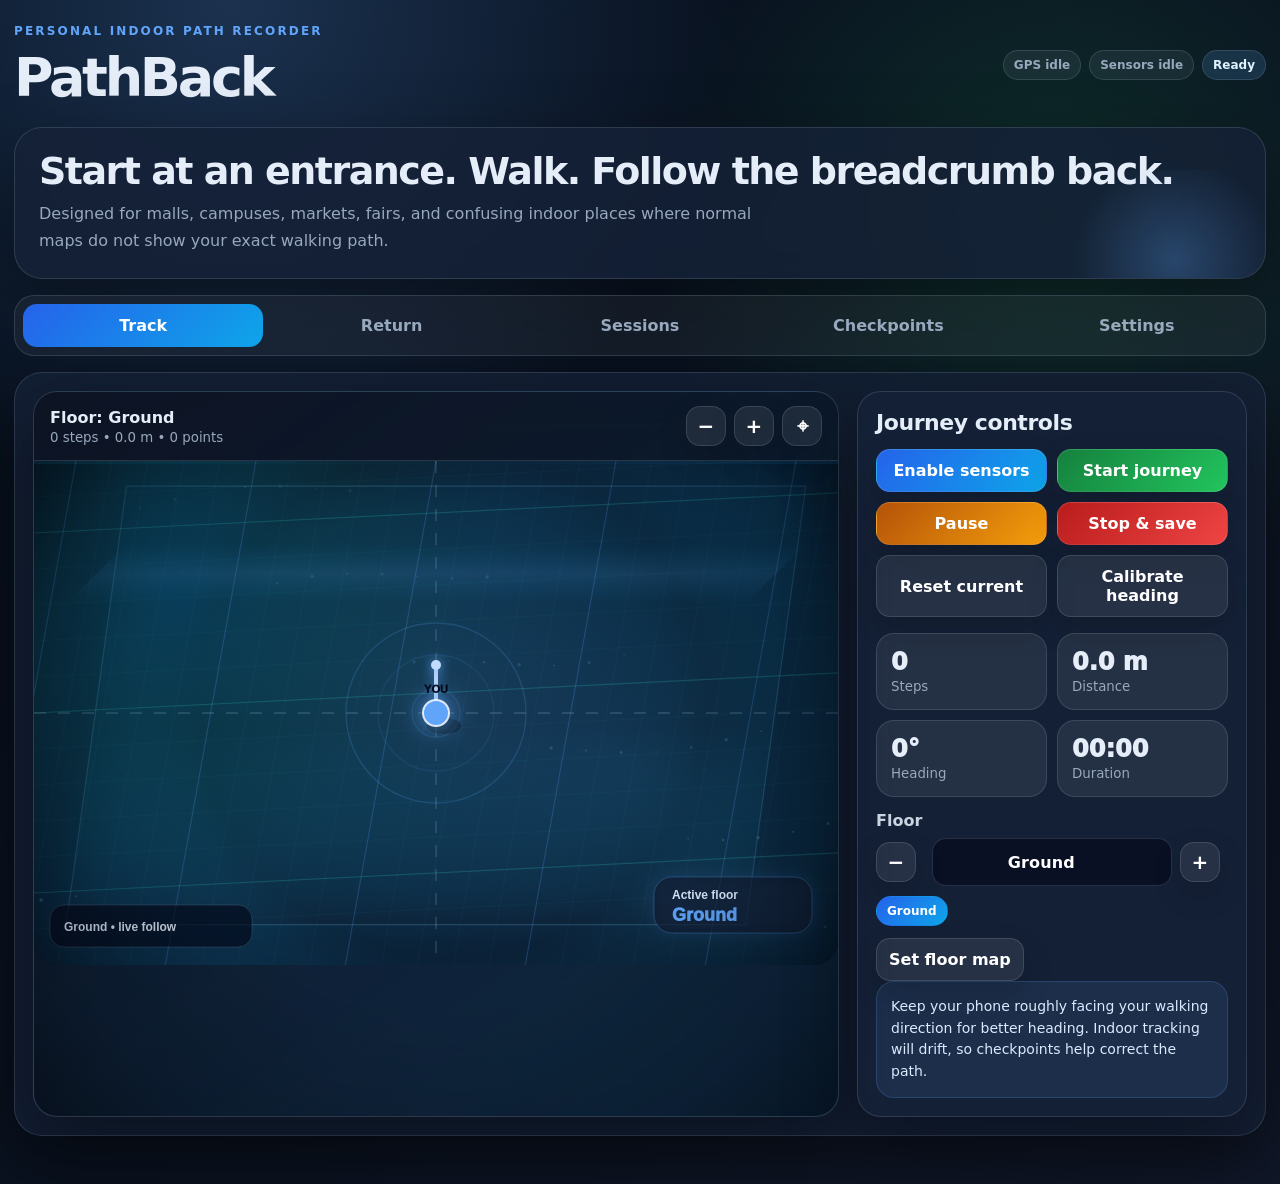
<file: index.html>
<!DOCTYPE html>
<html lang="en">
  <head>
    <meta charset="UTF-8" />
    <meta name="viewport" content="width=device-width, initial-scale=1.0, viewport-fit=cover" />
    <meta name="theme-color" content="#0e1726" />
    <meta name="description" content="PathBack is a privacy-first indoor breadcrumb tracker that helps you retrace your own path." />
    <title>PathBack | Indoor Breadcrumb Tracker</title>
    <link rel="manifest" href="manifest.webmanifest" />
    <link rel="apple-touch-icon" href="icons/icon-192.svg" />
    <link rel="stylesheet" href="styles.css" />
  </head>
  <body>
    <div class="app-shell">
      <header class="topbar">
        <div>
          <p class="eyebrow">Personal indoor path recorder</p>
          <h1>PathBack</h1>
        </div>
        <div class="status-row" aria-live="polite">
          <span id="gpsStatus" class="status-pill muted">GPS idle</span>
          <span id="sensorStatus" class="status-pill muted">Sensors idle</span>
          <span id="modeStatus" class="status-pill">Ready</span>
        </div>
      </header>

      <section class="hero-card">
        <div>
          <h2>Start at an entrance. Walk. Follow the breadcrumb back.</h2>
          <p>
            Designed for malls, campuses, markets, fairs, and confusing indoor places where normal maps do not show your exact walking path.
          </p>
        </div>
        <button id="installBtn" class="ghost hidden">Install App</button>
      </section>

      <nav class="tabs" aria-label="Main sections">
        <button class="tab active" data-tab="track">Track</button>
        <button class="tab" data-tab="return">Return</button>
        <button class="tab" data-tab="sessions">Sessions</button>
        <button class="tab" data-tab="checkpoints">Checkpoints</button>
        <button class="tab" data-tab="settings">Settings</button>
      </nav>

      <main>
        <section id="track" class="panel active">
          <div class="grid-two">
            <div class="map-card">
              <div class="map-toolbar">
                <div>
                  <strong id="floorLabel">Floor: Ground</strong>
                  <small id="pathSummary">0 steps • 0.0 m • 0 points</small>
                </div>
                <div class="toolbar-actions">
                  <button id="zoomOutBtn" class="icon-btn" title="Zoom out">−</button>
                  <button id="zoomInBtn" class="icon-btn" title="Zoom in">+</button>
                  <button id="centerBtn" class="icon-btn" title="Center map">⌖</button>
                </div>
              </div>
              <canvas id="pathCanvas" width="1000" height="720" aria-label="Path drawing canvas"></canvas>
            </div>

            <aside class="control-card">
              <h3>Journey controls</h3>
              <div class="button-grid">
                <button id="requestPermissionBtn" class="primary">Enable sensors</button>
                <button id="startBtn" class="success">Start journey</button>
                <button id="pauseBtn" class="warning">Pause</button>
                <button id="stopBtn" class="danger">Stop & save</button>
                <button id="resetBtn" class="ghost">Reset current</button>
                <button id="calibrateBtn" class="ghost">Calibrate heading</button>
              </div>

              <div class="stats-grid">
                <div><span id="stepsStat">0</span><small>Steps</small></div>
                <div><span id="distanceStat">0.0 m</span><small>Distance</small></div>
                <div><span id="headingStat">0°</span><small>Heading</small></div>
                <div><span id="durationStat">00:00</span><small>Duration</small></div>
              </div>

              <label class="field">
                <span>Floor</span>
                <div class="floor-picker">
                  <button id="floorMinusBtn" class="icon-btn" type="button" title="Previous floor">−</button>
                  <input id="floorInput" list="floorOptions" placeholder="Ground" autocomplete="off" />
                  <button id="floorPlusBtn" class="icon-btn" type="button" title="Next floor">+</button>
                </div>
                <datalist id="floorOptions"></datalist>
              </label>
              <div id="floorChips" class="floor-chips" aria-label="Saved floors"></div>
              <div class="split-actions">
                <button id="setMapBtn" class="ghost">Set floor map</button>
                <input id="mapUpload" type="file" accept="image/*" hidden />
              </div>

              <div class="notice">
                Keep your phone roughly facing your walking direction for better heading. Indoor tracking will drift, so checkpoints help correct the path.
              </div>
            </aside>
          </div>
        </section>

        <section id="return" class="panel">
          <div class="grid-two">
            <div class="map-card">
              <div class="map-toolbar">
                <div>
                  <strong>Return mode</strong>
                  <small id="returnSummary">No active return path</small>
                </div>
                <button id="startReturnBtn" class="primary">Return to start</button>
              </div>
              <canvas id="returnCanvas" width="1000" height="720" aria-label="Return path canvas"></canvas>
            </div>

            <aside class="control-card">
              <h3>Guidance</h3>
              <div class="compass-card">
                <div id="compassNeedle" class="needle">➤</div>
                <strong id="guidanceTitle">Start a saved or current path</strong>
                <p id="guidanceText">When return mode starts, follow the highlighted breadcrumb points back to your starting position.</p>
              </div>
              <div class="button-grid">
                <button id="prevTargetBtn" class="ghost">Previous point</button>
                <button id="nextTargetBtn" class="ghost">Next point</button>
                <button id="stopReturnBtn" class="danger">Stop return</button>
              </div>
              <div class="notice">
                Return guidance is based on your recorded path. It is not a legal/safety navigation system. Use your own awareness in crowded places.
              </div>
            </aside>
          </div>
        </section>

        <section id="sessions" class="panel">
          <div class="section-head">
            <div>
              <h3>Saved sessions</h3>
              <p>Your journeys are stored locally in this browser only.</p>
            </div>
            <div class="split-actions">
              <button id="exportBtn" class="ghost">Export JSON</button>
              <button id="importBtn" class="ghost">Import JSON</button>
              <input id="importFile" type="file" accept="application/json" hidden />
            </div>
          </div>
          <div id="sessionsList" class="list"></div>
        </section>

        <section id="checkpoints" class="panel">
          <div class="grid-two">
            <div class="control-card">
              <h3>Checkpoint correction</h3>
              <p>
                Add known points like Main Entrance, Lift, Food Court, Gate 1, or Parking Exit. When tracking drifts, apply a checkpoint to correct the current position.
              </p>
              <label class="field">
                <span>Checkpoint name</span>
                <input id="checkpointName" placeholder="Example: Jamuna main entrance" />
              </label>
              <div class="button-grid">
                <button id="addCheckpointBtn" class="primary">Save current point</button>
                <button id="applyCheckpointBtn" class="success">Apply selected</button>
                <button id="scanCheckpointBtn" class="ghost">Scan QR/checkpoint</button>
                <button id="manualCheckpointBtn" class="ghost">Paste code</button>
              </div>
              <video id="scannerVideo" class="scanner hidden" playsinline muted></video>
              <div id="checkpointCodeBox" class="code-box hidden"></div>
            </div>

            <div class="control-card">
              <h3>Saved checkpoints</h3>
              <div id="checkpointList" class="list compact"></div>
            </div>
          </div>
        </section>

        <section id="settings" class="panel">
          <div class="grid-two">
            <div class="control-card">
              <h3>Tracking settings</h3>
              <p class="settings-intro">Simple app-level controls only. Step timing and stride estimation are handled automatically in the background.</p>

              <label class="field">
                <span>Tracking response</span>
                <select id="trackingProfileInput">
                  <option value="responsive">Responsive</option>
                  <option value="balanced">Balanced</option>
                  <option value="stable">Stable</option>
                </select>
              </label>

              <label class="field">
                <span>Path view</span>
                <select id="viewModeInput">
                  <option value="fit">Auto-fit full route</option>
                  <option value="follow">Follow current position</option>
                </select>
              </label>

              <label class="field">
                <span>Direction correction</span>
                <select id="headingModeInput">
                  <option value="normal">Normal</option>
                  <option value="mirrored">Mirror left/right</option>
                </select>
              </label>

              <label class="field">
                <span>Map detail</span>
                <select id="mapDetailInput">
                  <option value="detailed">Detailed 2.5D grid</option>
                  <option value="clean">Clean focus mode</option>
                </select>
              </label>

              <button id="saveSettingsBtn" class="success">Save settings</button>
            </div>

            <div class="control-card">
              <h3>App tools</h3>
              <div class="button-grid">
                <button id="demoBtn" class="ghost">Load demo path</button>
                <button id="resetCalibrationBtn" class="ghost">Reset calibration</button>
                <button id="clearMapsBtn" class="ghost">Clear floor maps</button>
                <button id="clearAllBtn" class="danger">Clear all local data</button>
              </div>
              <div class="notice">
                Journeys, checkpoints, and floor maps stay in this browser only. Use export/import if you want to move your data to another device.
              </div>
              <div class="compatibility">
                <h4>Sensor health</h4>
                <p id="compatText">Checking browser support...</p>
              </div>
            </div>
          </div>
        </section>
      </main>
    </div>

    <div id="toast" class="toast" role="status" aria-live="polite"></div>
    <script src="app.js"></script>
  </body>
</html>
</file>
<file: styles.css>
:root {
  --bg: #09111f;
  --surface: #0f1b2d;
  --surface-2: #152238;
  --card: rgba(21, 34, 56, 0.82);
  --border: rgba(148, 163, 184, 0.22);
  --text: #e5edf8;
  --muted: #98a8bd;
  --primary: #60a5fa;
  --primary-2: #2563eb;
  --success: #22c55e;
  --warning: #f59e0b;
  --danger: #ef4444;
  --ghost: rgba(255, 255, 255, 0.08);
  --shadow: 0 24px 70px rgba(0, 0, 0, 0.38);
  font-family: Inter, ui-sans-serif, system-ui, -apple-system, BlinkMacSystemFont, "Segoe UI", sans-serif;
}

* { box-sizing: border-box; }

html, body { min-height: 100%; }

body {
  margin: 0;
  color: var(--text);
  background:
    radial-gradient(circle at 18% 0%, rgba(96, 165, 250, 0.22), transparent 32%),
    radial-gradient(circle at 82% 18%, rgba(34, 197, 94, 0.15), transparent 28%),
    linear-gradient(135deg, #07111f 0%, #0a1220 50%, #101728 100%);
}

button, input, select { font: inherit; }
button { cursor: pointer; }
button:disabled { opacity: 0.45; cursor: not-allowed; }

.app-shell {
  width: min(1280px, calc(100% - 28px));
  margin: 0 auto;
  padding: 22px 0 48px;
}

.topbar {
  display: flex;
  justify-content: space-between;
  align-items: center;
  gap: 18px;
  margin-bottom: 18px;
}

.eyebrow {
  margin: 0 0 4px;
  color: var(--primary);
  text-transform: uppercase;
  letter-spacing: 0.18em;
  font-size: 12px;
  font-weight: 800;
}

h1, h2, h3, h4, p { margin-top: 0; }
h1 { margin-bottom: 0; font-size: clamp(32px, 6vw, 54px); letter-spacing: -0.06em; }
h2 { margin-bottom: 10px; font-size: clamp(24px, 4vw, 38px); letter-spacing: -0.04em; line-height: 1.04; }
h3 { margin-bottom: 14px; font-size: 22px; letter-spacing: -0.02em; }
p { color: var(--muted); line-height: 1.65; }

.status-row { display: flex; flex-wrap: wrap; gap: 8px; justify-content: flex-end; }
.status-pill {
  padding: 7px 10px;
  border-radius: 999px;
  border: 1px solid var(--border);
  color: #dff3ff;
  background: rgba(96, 165, 250, 0.16);
  font-size: 12px;
  font-weight: 800;
}
.status-pill.muted { color: var(--muted); background: rgba(148, 163, 184, 0.1); }
.status-pill.good { color: #dcfce7; background: rgba(34, 197, 94, 0.18); }
.status-pill.warn { color: #fef3c7; background: rgba(245, 158, 11, 0.18); }
.status-pill.bad { color: #fee2e2; background: rgba(239, 68, 68, 0.18); }

.hero-card,
.panel,
.control-card,
.map-card {
  border: 1px solid var(--border);
  background: var(--card);
  box-shadow: var(--shadow);
  backdrop-filter: blur(16px);
}

.hero-card {
  display: flex;
  justify-content: space-between;
  align-items: center;
  gap: 18px;
  border-radius: 28px;
  padding: 24px;
  margin-bottom: 16px;
  overflow: hidden;
  position: relative;
}
.hero-card::after {
  content: "";
  position: absolute;
  inset: auto -40px -72px auto;
  width: 260px;
  height: 180px;
  background: radial-gradient(circle, rgba(96,165,250,.28), transparent 65%);
}
.hero-card p { max-width: 760px; margin-bottom: 0; }

.tabs {
  display: grid;
  grid-template-columns: repeat(5, 1fr);
  gap: 8px;
  padding: 8px;
  border: 1px solid var(--border);
  background: rgba(255, 255, 255, 0.05);
  border-radius: 20px;
  margin-bottom: 16px;
  position: sticky;
  top: 8px;
  z-index: 10;
  backdrop-filter: blur(18px);
}

.tab {
  border: 0;
  border-radius: 14px;
  padding: 12px 10px;
  color: var(--muted);
  background: transparent;
  font-weight: 850;
}
.tab.active { color: white; background: linear-gradient(135deg, var(--primary-2), #0ea5e9); }

.panel { display: none; border-radius: 28px; padding: 18px; }
.panel.active { display: block; }

.grid-two {
  display: grid;
  grid-template-columns: minmax(0, 1.55fr) minmax(320px, 0.75fr);
  gap: 18px;
}

.map-card { border-radius: 24px; overflow: hidden; }
.map-toolbar {
  display: flex;
  justify-content: space-between;
  align-items: center;
  gap: 12px;
  padding: 14px 16px;
  border-bottom: 1px solid var(--border);
  background: rgba(0,0,0,0.16);
}
.map-toolbar small { display: block; color: var(--muted); margin-top: 3px; }
.toolbar-actions, .split-actions { display: flex; gap: 8px; flex-wrap: wrap; }

canvas {
  width: 100%;
  display: block;
  min-height: 560px;
  background: #07111f;
  touch-action: none;
}

.control-card {
  border-radius: 24px;
  padding: 18px;
}

.button-grid {
  display: grid;
  grid-template-columns: 1fr 1fr;
  gap: 10px;
  margin: 12px 0 16px;
}

button.primary,
button.success,
button.warning,
button.danger,
button.ghost,
.icon-btn {
  border: 1px solid rgba(255,255,255,0.12);
  color: white;
  border-radius: 14px;
  padding: 11px 12px;
  font-weight: 850;
  box-shadow: 0 12px 30px rgba(0,0,0,0.16);
}
button.primary { background: linear-gradient(135deg, #2563eb, #0ea5e9); }
button.success { background: linear-gradient(135deg, #15803d, #22c55e); }
button.warning { background: linear-gradient(135deg, #b45309, #f59e0b); }
button.danger { background: linear-gradient(135deg, #b91c1c, #ef4444); }
button.ghost, .icon-btn { background: var(--ghost); }
.icon-btn { width: 40px; height: 40px; padding: 0; font-size: 20px; }

.stats-grid {
  display: grid;
  grid-template-columns: 1fr 1fr;
  gap: 10px;
  margin: 14px 0;
}
.stats-grid div {
  padding: 14px;
  border-radius: 18px;
  background: rgba(255,255,255,0.07);
  border: 1px solid var(--border);
}
.stats-grid span { display: block; font-size: 24px; font-weight: 950; }
.stats-grid small { color: var(--muted); }

.field { display: block; margin: 14px 0; }
.field span { display: block; margin-bottom: 8px; color: #cbd5e1; font-weight: 750; }
.field input,
.field select {
  width: 100%;
  border: 1px solid var(--border);
  color: white;
  background: rgba(2, 6, 23, 0.58);
  border-radius: 14px;
  padding: 12px 12px;
  outline: none;
}
.field input[type="range"] { padding: 0; accent-color: var(--primary); }

.notice, .compatibility, .code-box {
  padding: 14px;
  border-radius: 18px;
  background: rgba(96, 165, 250, 0.1);
  border: 1px solid rgba(96, 165, 250, 0.2);
  color: #dbeafe;
  font-size: 14px;
  line-height: 1.55;
}

.section-head {
  display: flex;
  justify-content: space-between;
  gap: 14px;
  align-items: center;
  margin-bottom: 14px;
}
.section-head p { margin: 4px 0 0; }

.list { display: grid; gap: 12px; }
.list.compact { max-height: 540px; overflow: auto; padding-right: 4px; }
.list-item {
  border: 1px solid var(--border);
  background: rgba(255,255,255,0.055);
  border-radius: 18px;
  padding: 14px;
  display: flex;
  justify-content: space-between;
  align-items: flex-start;
  gap: 12px;
}
.list-item strong { display: block; margin-bottom: 5px; }
.list-item small { color: var(--muted); line-height: 1.5; }
.list-actions { display: flex; gap: 8px; flex-wrap: wrap; justify-content: flex-end; }
.list-actions button { padding: 8px 10px; border-radius: 12px; font-size: 13px; }

.compass-card {
  display: grid;
  place-items: center;
  text-align: center;
  min-height: 260px;
  border-radius: 22px;
  background:
    radial-gradient(circle, rgba(96,165,250,0.15), transparent 55%),
    rgba(255,255,255,0.05);
  border: 1px solid var(--border);
  padding: 18px;
  margin-bottom: 14px;
}
.needle {
  width: 96px;
  height: 96px;
  display: grid;
  place-items: center;
  border-radius: 50%;
  color: #bfdbfe;
  background: rgba(37, 99, 235, 0.18);
  border: 1px solid rgba(96, 165, 250, 0.28);
  font-size: 46px;
  transition: transform 180ms ease;
}

.scanner {
  width: 100%;
  border-radius: 18px;
  border: 1px solid var(--border);
  margin-top: 10px;
  background: #000;
}
.code-box {
  margin-top: 12px;
  word-break: break-all;
  font-family: ui-monospace, SFMono-Regular, Menlo, Monaco, Consolas, monospace;
}

.toast {
  position: fixed;
  left: 50%;
  bottom: 22px;
  transform: translateX(-50%) translateY(30px);
  max-width: min(560px, calc(100vw - 32px));
  padding: 13px 16px;
  border-radius: 16px;
  border: 1px solid var(--border);
  background: rgba(15, 23, 42, 0.96);
  color: white;
  box-shadow: var(--shadow);
  opacity: 0;
  pointer-events: none;
  transition: opacity .2s ease, transform .2s ease;
  z-index: 99;
}
.toast.show { opacity: 1; transform: translateX(-50%) translateY(0); }

.hidden { display: none !important; }

@media (max-width: 980px) {
  .topbar, .hero-card, .section-head { align-items: stretch; flex-direction: column; }
  .status-row { justify-content: flex-start; }
  .grid-two { grid-template-columns: 1fr; }
  canvas { min-height: 440px; }
}

@media (max-width: 680px) {
  .app-shell { width: min(100% - 16px, 1280px); padding-top: 10px; }
  .tabs { grid-template-columns: repeat(3, 1fr); top: 4px; }
  .panel, .hero-card { border-radius: 22px; padding: 14px; }
  .button-grid { grid-template-columns: 1fr; }
  .stats-grid { grid-template-columns: 1fr 1fr; }
  .list-item { flex-direction: column; }
  .list-actions { justify-content: flex-start; }
}


/* Enhanced PathBack controls */
.floor-picker {
  display: grid;
  grid-template-columns: 48px minmax(0, 1fr) 48px;
  gap: 8px;
  align-items: center;
}
.floor-picker input {
  min-height: 48px;
  text-align: center;
  font-weight: 850;
  letter-spacing: 0.01em;
}
.floor-chips {
  display: flex;
  flex-wrap: wrap;
  gap: 8px;
  margin: -4px 0 12px;
}
.floor-chip {
  border: 1px solid rgba(96, 165, 250, 0.22);
  color: #dbeafe;
  background: rgba(96, 165, 250, 0.11);
  border-radius: 999px;
  padding: 7px 10px;
  font-size: 12px;
  font-weight: 850;
}
.floor-chip.active {
  color: white;
  background: linear-gradient(135deg, var(--primary-2), #0ea5e9);
  border-color: transparent;
}
.settings-intro {
  margin: -4px 0 14px;
  color: var(--muted);
}
.map-card {
  position: relative;
}
.map-card::after {
  content: "";
  pointer-events: none;
  position: absolute;
  inset: 72px 0 0;
  background:
    radial-gradient(circle at 50% 45%, transparent 0 45%, rgba(2, 6, 23, .22) 78%, rgba(2, 6, 23, .52) 100%);
  mix-blend-mode: multiply;
}
button.ghost:focus-visible,
button.primary:focus-visible,
button.success:focus-visible,
button.warning:focus-visible,
button.danger:focus-visible,
.icon-btn:focus-visible,
.field input:focus,
.field select:focus {
  outline: 2px solid rgba(96, 165, 250, .75);
  outline-offset: 2px;
}

@media (max-width: 680px) {
  .floor-picker { grid-template-columns: 44px minmax(0, 1fr) 44px; }
  canvas { min-height: 500px; }
}


/* Immersive map + mobile usability patch v2 */
html, body {
  overflow-x: hidden;
  overflow-y: auto;
  scroll-behavior: smooth;
}

.map-card {
  background:
    linear-gradient(145deg, rgba(15, 23, 42, 0.94), rgba(8, 47, 73, 0.55)),
    var(--card);
}

.map-toolbar {
  position: relative;
  z-index: 2;
}

canvas {
  height: clamp(420px, 56vh, 660px);
  min-height: 420px;
  max-height: 720px;
  border-bottom-left-radius: 24px;
  border-bottom-right-radius: 24px;
  touch-action: pan-y pinch-zoom;
  overscroll-behavior: contain;
}

#returnCanvas {
  height: clamp(360px, 50vh, 620px);
}

.control-card {
  align-self: start;
}

#return .control-card {
  position: sticky;
  top: 92px;
}

#return .compass-card {
  background:
    radial-gradient(circle at 50% 20%, rgba(96,165,250,0.16), transparent 42%),
    rgba(255,255,255,0.07);
}

@media (max-width: 980px) {
  canvas { height: 54vh; min-height: 380px; max-height: 560px; }
  #returnCanvas { height: 44vh; min-height: 320px; max-height: 480px; }
  #return .grid-two {
    display: flex;
    flex-direction: column;
  }
  #return .control-card {
    order: -1;
    position: static;
  }
}

@media (max-width: 680px) {
  .app-shell {
    width: min(100% - 12px, 1280px);
    padding-bottom: calc(128px + env(safe-area-inset-bottom));
  }
  .topbar,
  .hero-card {
    display: none;
  }
  .tabs {
    grid-template-columns: repeat(5, minmax(112px, 1fr));
    overflow-x: auto;
    -webkit-overflow-scrolling: touch;
    scrollbar-width: none;
  }
  .tabs::-webkit-scrollbar { display: none; }
  .panel { padding: 10px; border-radius: 20px; }
  .grid-two { gap: 12px; }
  .map-toolbar { padding: 12px; }
  .toolbar-actions { gap: 6px; }
  .icon-btn { width: 38px; height: 38px; }
  canvas {
    height: 50vh;
    min-height: 330px;
    max-height: 460px;
  }
  #returnCanvas {
    height: 38vh;
    min-height: 280px;
    max-height: 390px;
  }
  #return .button-grid {
    grid-template-columns: 1fr 1fr;
  }
  #return .button-grid .danger {
    grid-column: 1 / -1;
  }
  .control-card { padding: 14px; border-radius: 20px; }
  .notice { font-size: 13px; }
}
</file>
